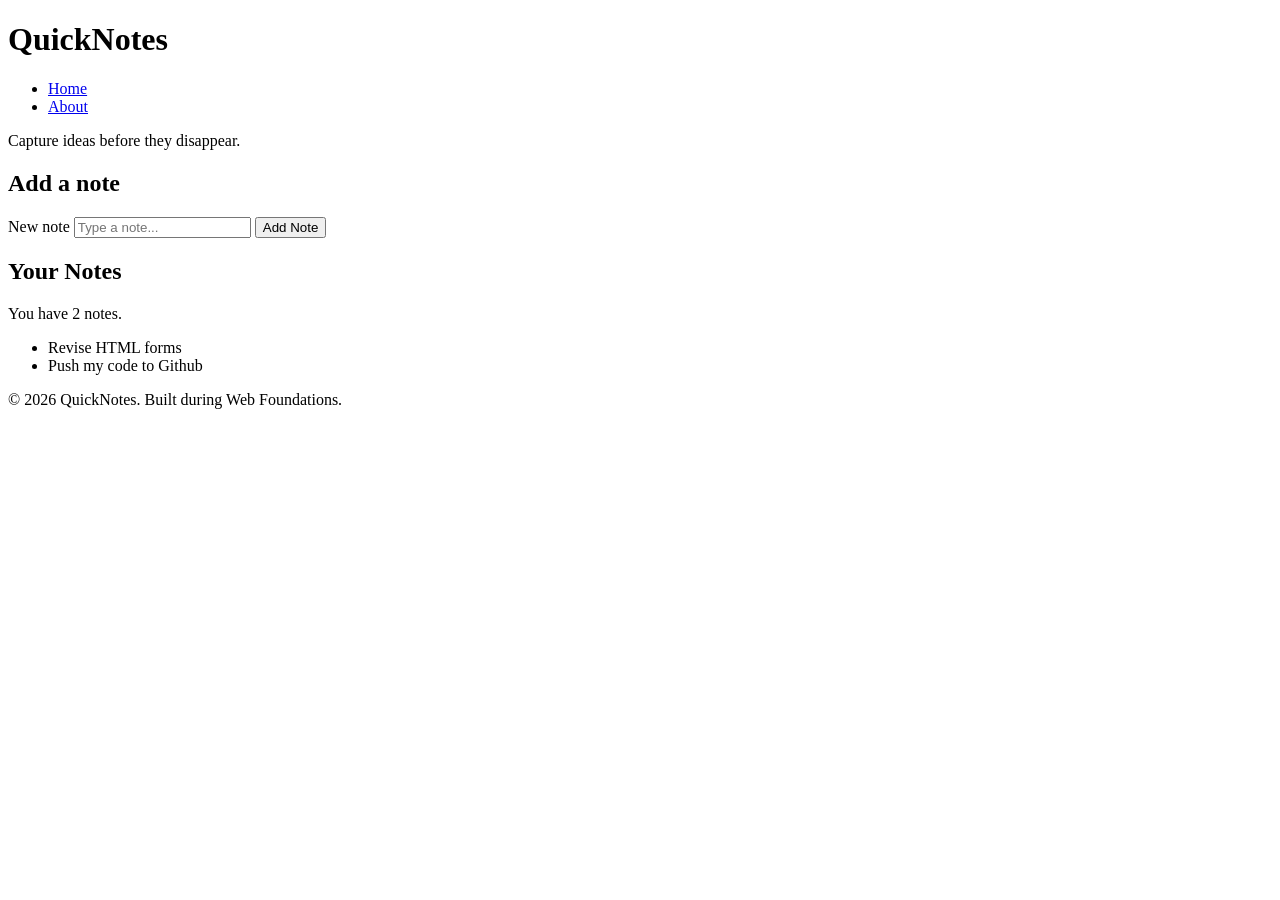
<file: web-foundations-days/day1/index.html>
<!DOCTYPE html>
<html lang="en">
    <head>
        <meta charset="UTF-8">
        <meta name="viewport" content="width=device-width, initial-scale=1.0">
        <title>QuickNotes</title>
        </head>
    <body>
        <header>
        <h1>QuickNotes</h1>
        <nav>
            <ul>
                <li><a href="index.html">Home</a></li>
                <li><a href="about.html">About</a></li>
            </ul>
        </nav>
        <p>Capture ideas before they disappear.</p>
        </header>

        <main>
            <section>
                <h2>Add a note</h2>
                <form id="note-form">
                    <label for="note-input">New note</label>
                    <input type="text" id="note-input" placeholder="Type a note..."/>
                    <button type="submit">Add Note</button>
                </form>
            </section>

            <section>
                <h2>Your Notes</h2>
                <p id="notes-count">You have 2 notes.</p>
                <ul id="notes-list">
                    <li>Revise HTML forms</li>
                    <li>Push my code to Github</li>
                </ul>
            </section>
            </main>

            <footer>
                <p>&copy; 2026 QuickNotes. Built during Web Foundations.</p> 
            </footer>
        </body>
        </html>
</file>
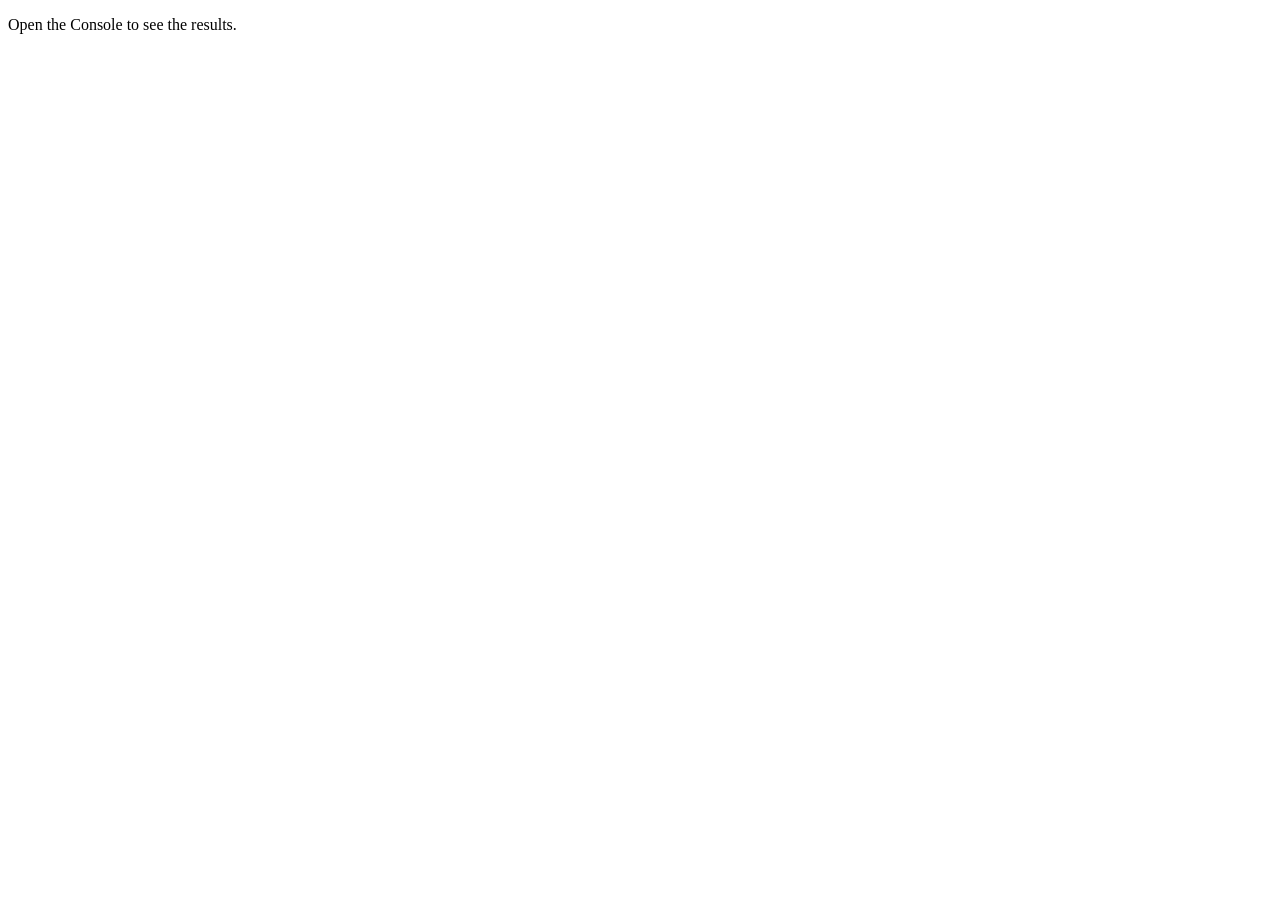
<file: web-foundations-days/day3/index.html>
<!DOCTYPE html>
<html lang="en">
<head>
  <meta charset="UTF-8">
  <meta name="viewport" content="width=device-width, initial-scale=1.0">
  <title>Notes Toolkit</title>
  <script src="script.js" defer></script>
</head>
<body>
  <p>Open the Console to see the results.</p>
</body>
</html>
</file>
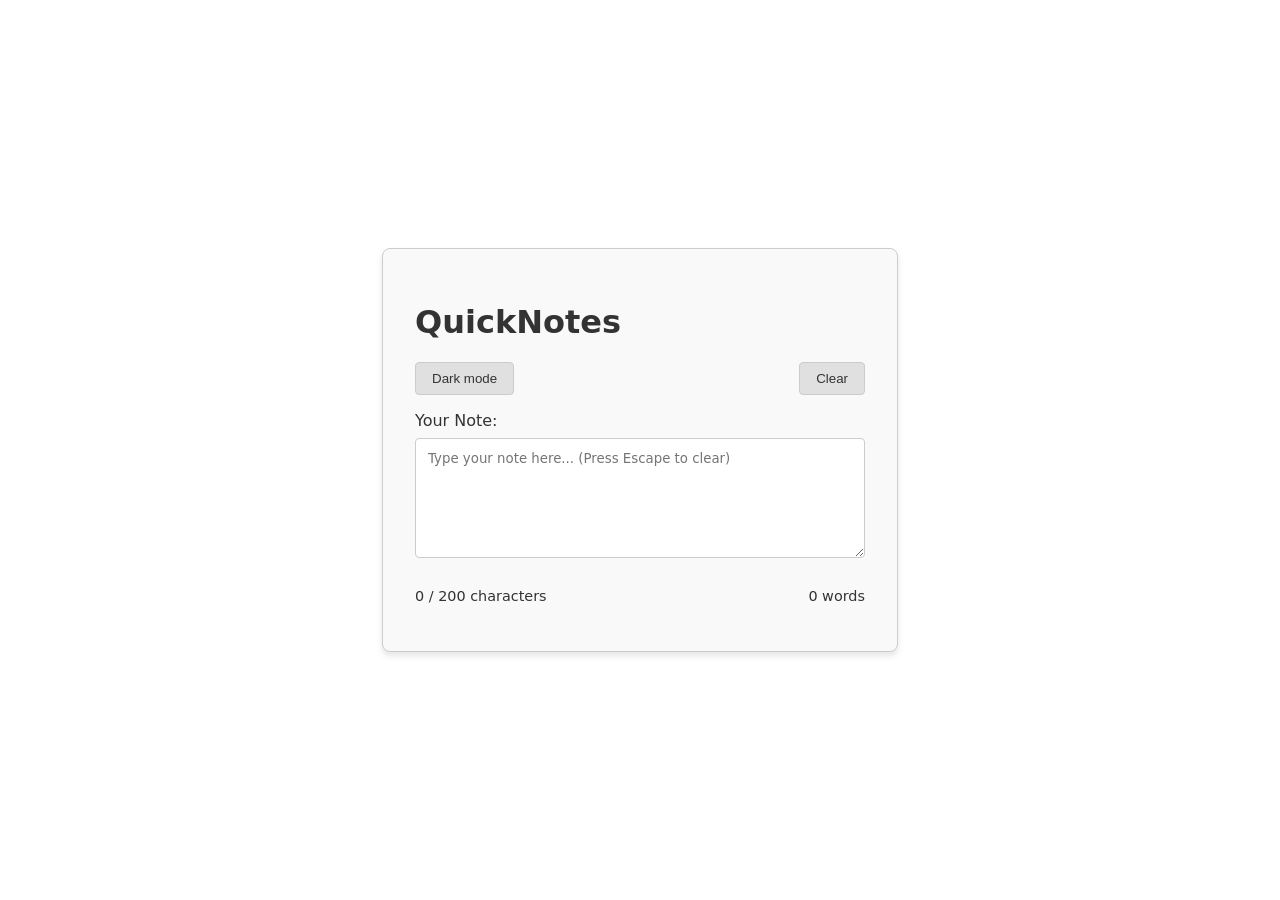
<file: web-foundations-days/day4/index.html>
<!DOCTYPE html>
<html lang="en">
<head>
    <meta charset="UTF-8">
    <meta name="viewport" content="width=device-width, initial-scale=1.0">
    <title>QuickNotes</title>
    <link rel="stylesheet" href="style.css">
    <script src="script.js" defer></script>
</head>
<body>
    <main class="container">
        <h1>QuickNotes</h1>
        
        <div class="controls">
            <button id="theme-toggle">Dark mode</button>
            <button id="clear-btn">Clear</button>
        </div>

        <div class="input-group">
            <label for="note-text">Your Note:</label>
            <textarea id="note-text" placeholder="Type your note here... (Press Escape to clear)"></textarea>
        </div>

        <div class="counters">
            <p id="char-count">0 / 200 characters</p>
            <p id="word-count">0 words</p>
        </div>
    </main>
</body>
</html>
</file>
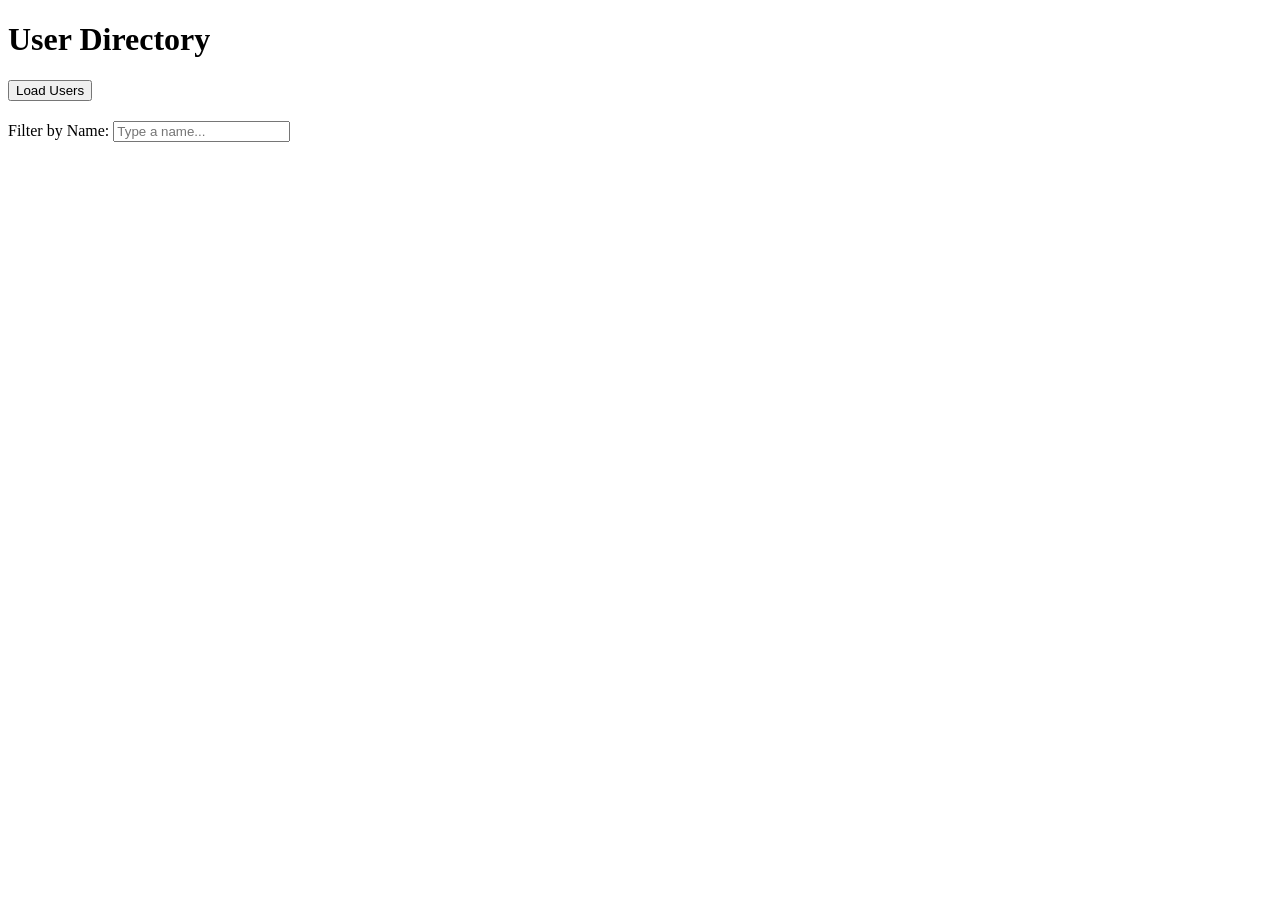
<file: web-foundations-days/day5/index.html>
<!DOCTYPE html>
<html lang="en">
<head>
    <meta charset="UTF-8">
    <meta name="viewport" content="width=device-width, initial-scale=1.0">
    <title>User Directory</title>
    <!-- Loads users.js with defer -->
    <script src="users.js" defer></script>
</head>
<body>
    <main>
        <h1>User Directory</h1>
        
        <button id="load-users">Load Users</button>
        
        <div style="margin: 20px 0;">
            <label for="filter-input">Filter by Name: </label>
            <input type="text" id="filter-input" placeholder="Type a name...">
        </div>

        <p id="status"></p>
        
        <ul id="users-list"></ul>
    </main>
</body>
</html>
</file>
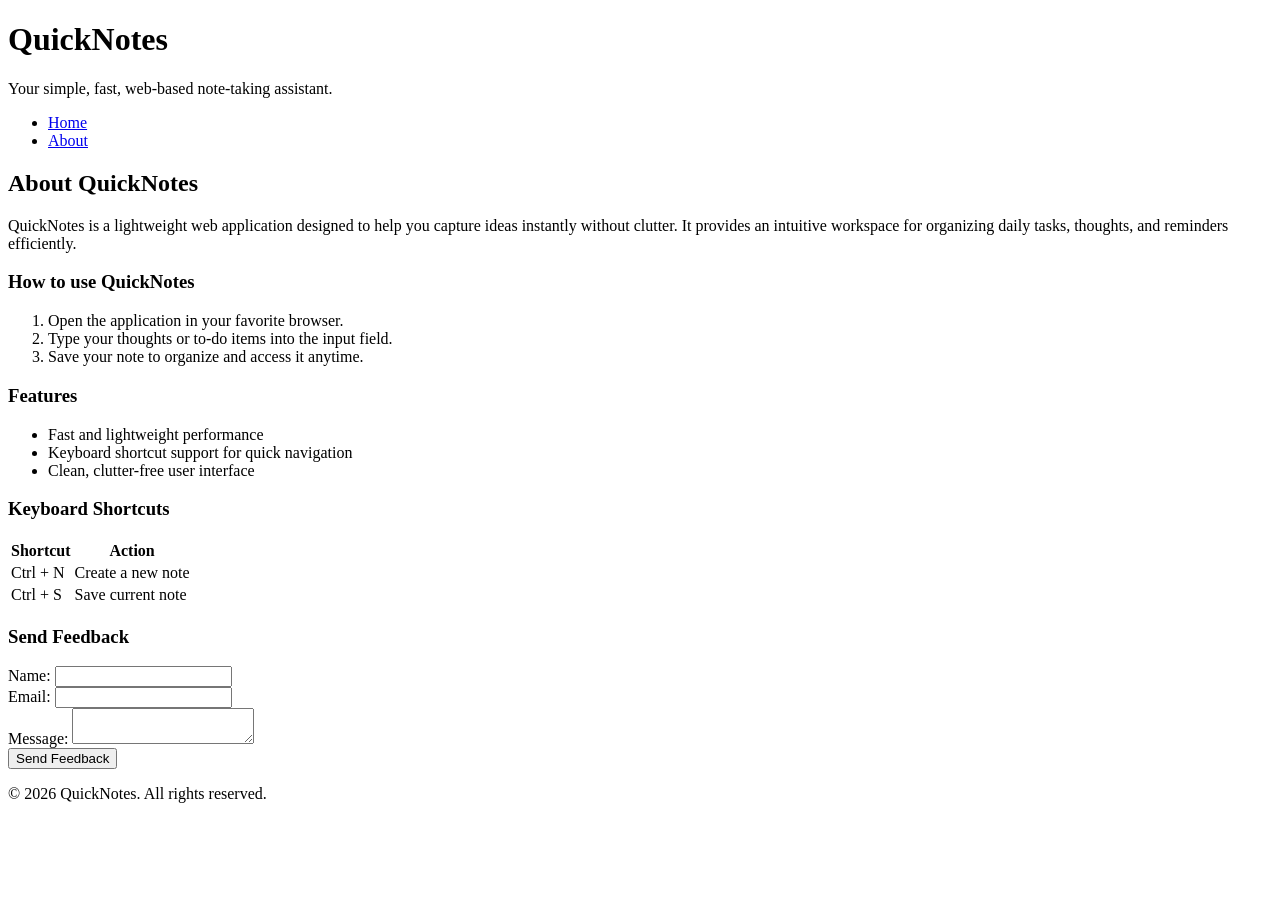
<file: web-foundations-days/day1/about.html>
<!DOCTYPE html>
<html lang="en">
<head>
  <meta charset="UTF-8">
  <meta name="viewport" content="width=device-width, initial-scale=1.0">
  <title>About QuickNotes</title>
</head>
<body>

  <header>
    <h1>QuickNotes</h1>
    <p>Your simple, fast, web-based note-taking assistant.</p>
    <nav>
      <ul>
        <li><a href="index.html">Home</a></li>
        <li><a href="about.html">About</a></li>
      </ul>
    </nav>
  </header>

  <main>
    <h2>About QuickNotes</h2>
    <p>QuickNotes is a lightweight web application designed to help you capture ideas instantly without clutter. It provides an intuitive workspace for organizing daily tasks, thoughts, and reminders efficiently.</p>

    <section>
      <h3>How to use QuickNotes</h3>
      <ol>
        <li>Open the application in your favorite browser.</li>
        <li>Type your thoughts or to-do items into the input field.</li>
        <li>Save your note to organize and access it anytime.</li>
      </ol>
    </section>

    <section>
      <h3>Features</h3>
      <ul>
        <li>Fast and lightweight performance</li>
        <li>Keyboard shortcut support for quick navigation</li>
        <li>Clean, clutter-free user interface</li>
      </ul>
    </section>

    <section>
      <h3>Keyboard Shortcuts</h3>
      <table>
        <thead>
          <tr>
            <th scope="col">Shortcut</th>
            <th scope="col">Action</th>
          </tr>
        </thead>
        <tbody>
          <tr>
            <td>Ctrl + N</td>
            <td>Create a new note</td>
          </tr>
          <tr>
            <td>Ctrl + S</td>
            <td>Save current note</td>
          </tr>
        </tbody>
      </table>
    </section>

    <section>
      <h3>Send Feedback</h3>
      <form action="#" method="post">
        <div>
          <label for="name">Name:</label>
          <input type="text" id="name" name="name" required>
        </div>

        <div>
          <label for="email">Email:</label>
          <input type="email" id="email" name="email" required>
        </div>

        <div>
          <label for="message">Message:</label>
          <textarea id="message" name="message" required></textarea>
        </div>

        <button type="submit">Send Feedback</button>
      </form>
    </section>
  </main>

  <footer>
    <p>&copy; 2026 QuickNotes. All rights reserved.</p>
  </footer>

</body>
</html>
</file>
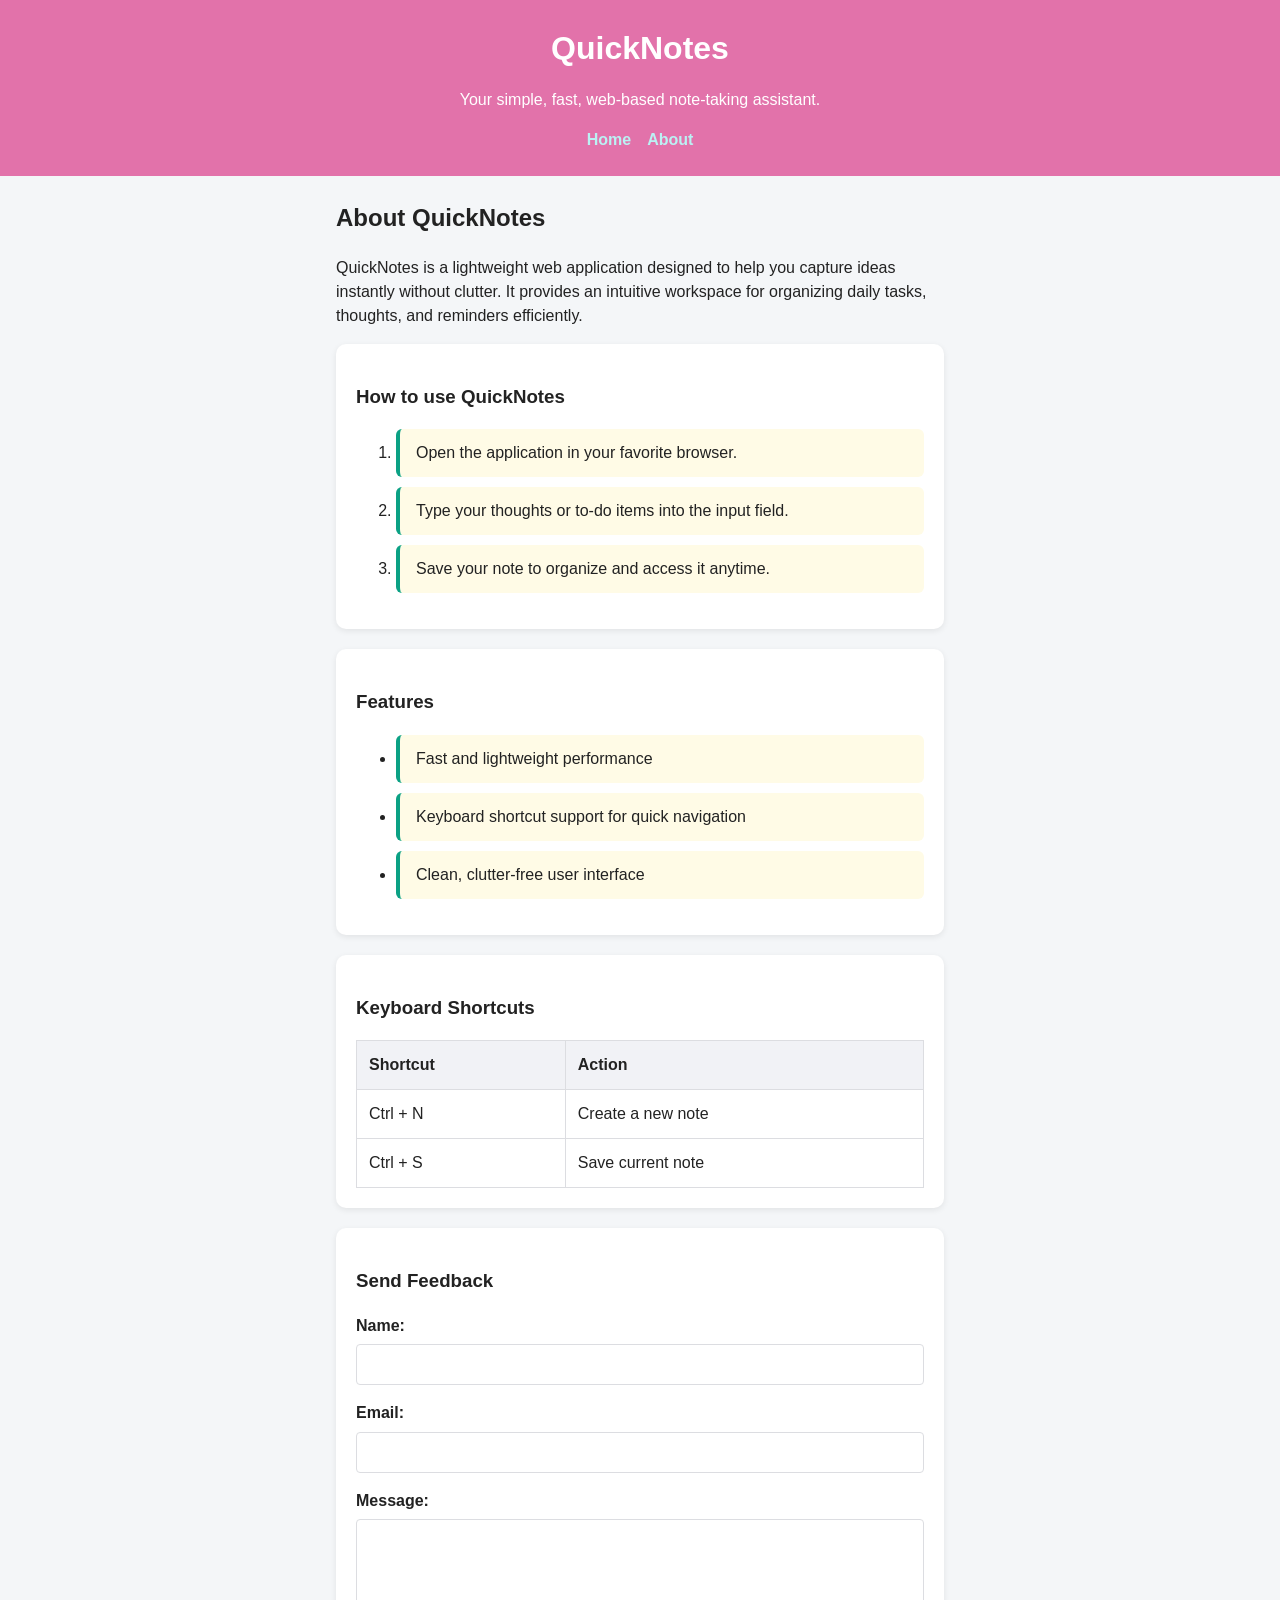
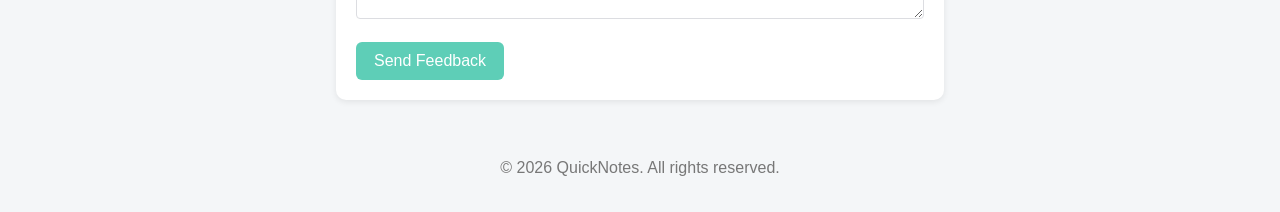
<file: web-foundations-days/day2/about.html>
<!DOCTYPE html>
<html lang="en">
<head>
  <meta charset="UTF-8">
  <meta name="viewport" content="width=device-width, initial-scale=1.0">
  <link rel="stylesheet" href="style.css">
  <title>About QuickNotes</title>
</head>
<body>

  <header>
    <h1>QuickNotes</h1>
    <p>Your simple, fast, web-based note-taking assistant.</p>
    <nav>
      <ul>
        <li><a href="index.html">Home</a></li>
        <li><a href="about.html">About</a></li>
      </ul>
    </nav>
  </header>

  <main>
    <h2>About QuickNotes</h2>
    <p>QuickNotes is a lightweight web application designed to help you capture ideas instantly without clutter. It provides an intuitive workspace for organizing daily tasks, thoughts, and reminders efficiently.</p>

    <section>
      <h3>How to use QuickNotes</h3>
      <ol>
        <li class="note">Open the application in your favorite browser.</li>
        <li class="note">Type your thoughts or to-do items into the input field.</li>
        <li class="note">Save your note to organize and access it anytime.</li>
      </ol>
    </section>

    <section>
      <h3>Features</h3>
      <ul class="Features">
        <li class="note">Fast and lightweight performance</li>
        <li class="note">Keyboard shortcut support for quick navigation</li>
        <li class="note">Clean, clutter-free user interface</li>
      </ul>
    </section>

    <section>
      <h3>Keyboard Shortcuts</h3>
      <table>
        <thead>
          <tr>
            <th scope="col">Shortcut</th>
            <th scope="col">Action</th>
          </tr>
        </thead>
        <tbody>
          <tr>
            <td>Ctrl + N</td>
            <td>Create a new note</td>
          </tr>
          <tr>
            <td>Ctrl + S</td>
            <td>Save current note</td>
          </tr>
        </tbody>
      </table>
    </section>

    <section>
      <h3>Send Feedback</h3>
      <form action="#" method="post">
        <div>
          <label for="name">Name:</label>
          <input type="text" id="name" name="name" required>
        </div>

        <div>
          <label for="email">Email:</label>
          <input type="email" id="email" name="email" required>
        </div>

        <div>
          <label for="message">Message:</label>
          <textarea id="message" name="message" required></textarea>
        </div>

        <button type="submit">Send Feedback</button>
      </form>
    </section>
  </main>

  <footer>
    <p>&copy; 2026 QuickNotes. All rights reserved.</p>
  </footer>

</body>
</html>
</file>
<file: web-foundations-days/day4/style.css>
:root {
    --bg-color: #ffffff;
    --text-color: #333333;
    --card-bg: #f9f9f9;
    --border-color: #ccc;
    --button-bg: #e0e0e0;
    --button-text: #333333;
}

body.dark {
    --bg-color: #1a1a1a;
    --text-color: #f0f0f0;
    --card-bg: #2a2a2a;
    --border-color: #444;
    --button-bg: #333333;
    --button-text: #f0f0f0;
}

body {
    background-color: var(--bg-color);
    color: var(--text-color);
    font-family: system-ui, -apple-system, sans-serif;
    display: flex;
    justify-content: center;
    align-items: center;
    height: 100vh;
    margin: 0;
    transition: background-color 0.3s, color 0.3s;
}

.container {
    background-color: var(--card-bg);
    padding: 2rem;
    border-radius: 8px;
    border: 1px solid var(--border-color);
    width: 100%;
    max-width: 450px;
    box-shadow: 0 4px 6px rgba(0, 0, 0, 0.1);
}

.controls {
    display: flex;
    justify-content: space-between;
    margin-bottom: 1rem;
}

button {
    background-color: var(--button-bg);
    color: var(--button-text);
    border: 1px solid var(--border-color);
    padding: 0.5rem 1rem;
    border-radius: 4px;
    cursor: pointer;
}

button:hover {
    opacity: 0.8;
}

.input-group {
    display: flex;
    flex-direction: column;
    gap: 0.5rem;
    margin-bottom: 1rem;
}

textarea {
    width: 100%;
    height: 120px;
    padding: 0.75rem;
    border: 1px solid var(--border-color);
    border-radius: 4px;
    background-color: var(--bg-color);
    color: var(--text-color);
    resize: vertical;
    font-family: inherit;
    box-sizing: border-box;
}

.counters {
    display: flex;
    justify-content: space-between;
    font-size: 0.9rem;
}

/* Character counter states */
.warning {
    color: orange;
}

.over {
    color: red;
    font-weight: bold;
}
</file>
<file: web-foundations-days/day2/style.css>
/* 1. Reset: predictable sizing and no default body margin */
*,
*::before,
*::after {
  box-sizing: border-box;
}

body {
  margin: 0;
  font-family: "Segoe UI", Arial, sans-serif;
  background-color: #f4f6f8;
  color: #222;
  line-height: 1.5;
}

/* 2. Header */
header {
  background-color: #e272aa;
  color: #ffffff;
  text-align: center;
  padding: 24px 16px;
}

header h1 {
    font-family: "Segoe UI", Arial, sans-serif;
    margin: 0;
}

/* Flexbox */
nav ul {
    list-style: none;
    margin: 0;
    padding: 0;
    display: flex;
    justify-content: center;
    gap: 16px;
}

nav a {
  color: #bbf1f3;
  text-decoration: none;
  font-weight: bold;
  transition: color 0.3s ease;
}

nav a:hover {
  color: #5864cf;
  text-decoration: underline;
}
/* 3. Centre the main content and limit its width */
main {
  max-width: 640px;
  margin: 24px auto;   /* auto left/right margins centre a block */
  padding: 0 16px;
}

section {
  background: white;
  padding: 20px;
  border-radius: 10px;
  margin-bottom: 20px;
  box-shadow: 0 2px 6px rgba(0, 0, 0, 0.08);
}

ul.features {
    list-style: none;
    padding: 0;
    margin: 0;
    display: grid;
    grid-template-columns: repeat(auto-fit, minimax(180px, 1fr));
    gap: 1rem;
}

ul.features li {
  background-color: #ecf0f1;
  padding: 1rem;
  border-radius: 6px;
  text-align: center;
  font-weight: 500;
}

/* Shortcuts Table */
table {
  width: 100%;
  border-collapse: collapse;
  margin-top: 1rem;
}

th, td {
  border: 1px solid #dcdde1;
  padding: 0.75rem;
  text-align: left;
}

th {
  background-color: #f1f2f6;
}

/* Feedback Form Styles */
form div {
  margin-bottom: 1rem;
}

label {
  display: block;
  margin-bottom: 0.4rem;
  font-weight: bold;
}

input[type="text"],
input[type="email"],
textarea {
  width: 100%;
  padding: 0.75rem;
  border: 1px solid #dcdde1;
  border-radius: 4px;
  font-family: inherit;
}

textarea {
  resize: vertical;
  min-height: 100px;
}

button {
  background-color: #5eceb7;
  color: white;
  border: none;
  padding: 10px 18px;
  border-radius: 6px;
  font-size: 1rem;
  cursor: pointer;
}

button:hover {
  background-color: #088a70;
  transform: translateY(-1px);
}

/* 5. Notes list */
#notes-list {
  list-style: none;     /* remove bullet points */
  padding: 0;
}

.note {
  background-color: #fffbe6;
  border-left: 4px solid #0ba184;
  padding: 12px 16px;
  margin-bottom: 10px;
  border-radius: 6px;
}

/* 6. Footer */
footer {
  text-align: center;
  color: #777;
  padding: 16px;
}

/* Media Query for Small Screens */
@media (max-width: 600px) {
  header {
    padding: 1.5rem 0.5rem;
  }

  header h1 {
    font-size: 1.5rem;
  }
  main {
    margin: 1rem;
    padding: 0;
  }
}
</file>
